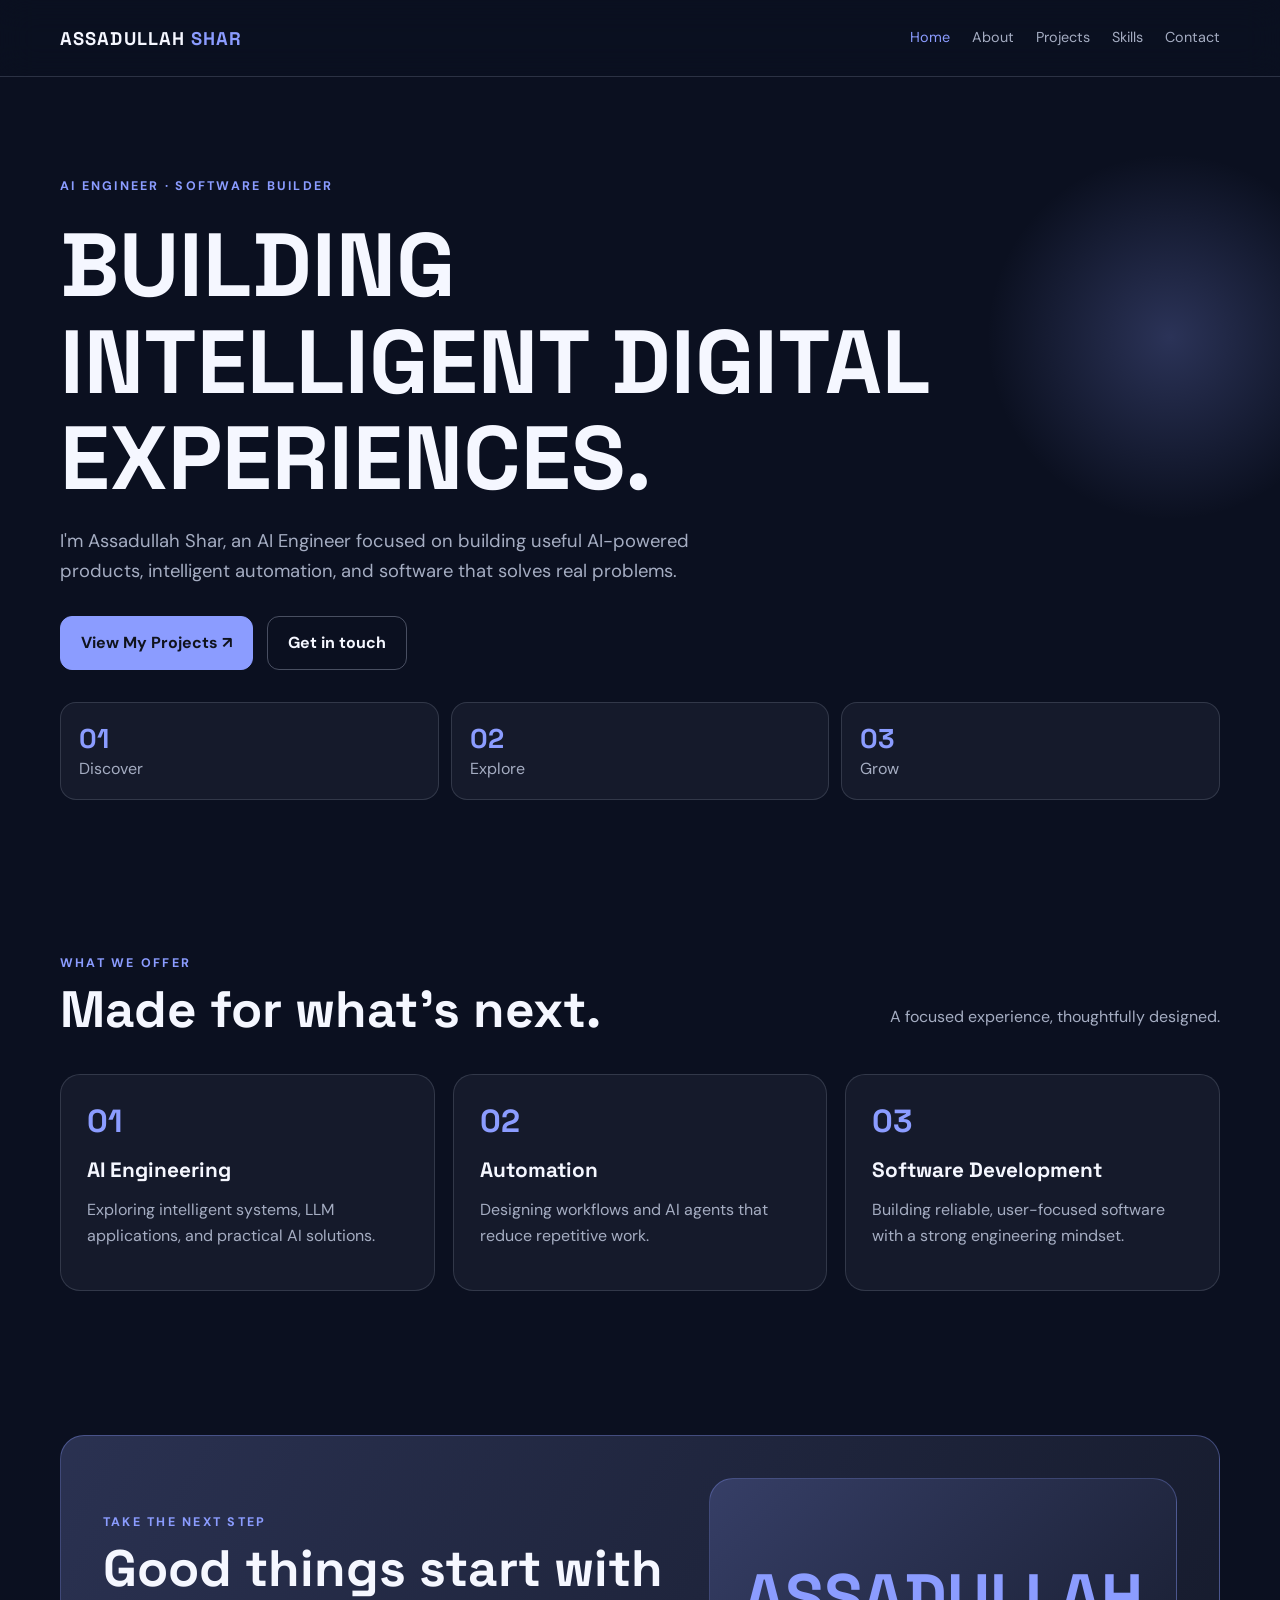
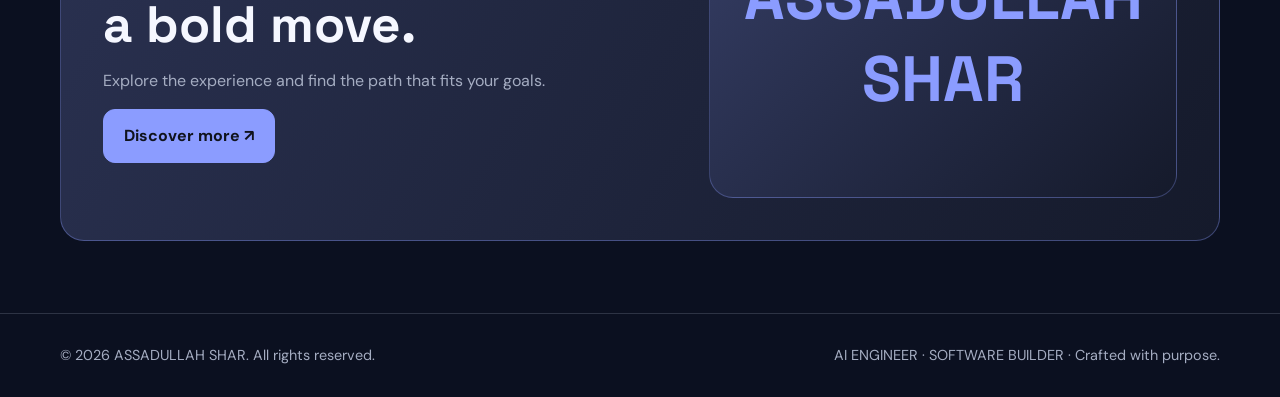
<file: index.html>
<!doctype html><html lang="en"><head><meta charset="utf-8"><meta name="viewport" content="width=device-width,initial-scale=1"><meta name="description" content="I'm Assadullah Shar, an AI Engineer focused on building useful AI-powered products, intelligent automation, and software that solves real problems."><title>Home | ASSADULLAH SHAR</title><link rel="stylesheet" href="style.css"></head><body><header><div class="wrap nav"><a class="logo" href="index.html">ASSADULLAH<span> SHAR</span></a><button class="menu" aria-label="Toggle navigation">Menu</button><nav><a class="active" href="index.html">Home</a><a class="" href="about.html">About</a><a class="" href="projects.html">Projects</a><a class="" href="skills.html">Skills</a><a class="" href="contact.html">Contact</a></nav></div></header><main>
<section class="hero"><div class="orb"></div><div class="wrap"><div class="eyebrow">AI ENGINEER · SOFTWARE BUILDER</div><h1>BUILDING INTELLIGENT DIGITAL EXPERIENCES.</h1><p class="lead">I'm Assadullah Shar, an AI Engineer focused on building useful AI-powered products, intelligent automation, and software that solves real problems.</p><div class="actions"><a class="btn" href="about.html">View My Projects ↗</a><a class="btn secondary" href="contact.html">Get in touch</a></div><div class="stats"><div class="stat"><b>01</b><span class="muted">Discover</span></div><div class="stat"><b>02</b><span class="muted">Explore</span></div><div class="stat"><b>03</b><span class="muted">Grow</span></div></div></div></section>
<section class="section"><div class="wrap"><div class="section-head"><div><div class="eyebrow">WHAT WE OFFER</div><h2>Made for what’s next.</h2></div><p class="muted">A focused experience, thoughtfully designed.</p></div><div class="grid"><article class="card"><div class="number">01</div><h3>AI Engineering</h3><p class="muted">Exploring intelligent systems, LLM applications, and practical AI solutions.</p></article><article class="card"><div class="number">02</div><h3>Automation</h3><p class="muted">Designing workflows and AI agents that reduce repetitive work.</p></article><article class="card"><div class="number">03</div><h3>Software Development</h3><p class="muted">Building reliable, user-focused software with a strong engineering mindset.</p></article></div></div></section>
<section class="section"><div class="wrap"><div class="banner split"><div><div class="eyebrow">TAKE THE NEXT STEP</div><h2>Good things start with a bold move.</h2><p class="muted">Explore the experience and find the path that fits your goals.</p><a class="btn" href="about.html">Discover more ↗</a></div><div class="visual"><strong>ASSADULLAH SHAR</strong></div></div></div></section></main><footer><div class="wrap footer-inner"><span>© <span class="year"></span> ASSADULLAH SHAR. All rights reserved.</span><span>AI ENGINEER · SOFTWARE BUILDER · Crafted with purpose.</span></div></footer><script src="script.js"></script></body></html>
</file>
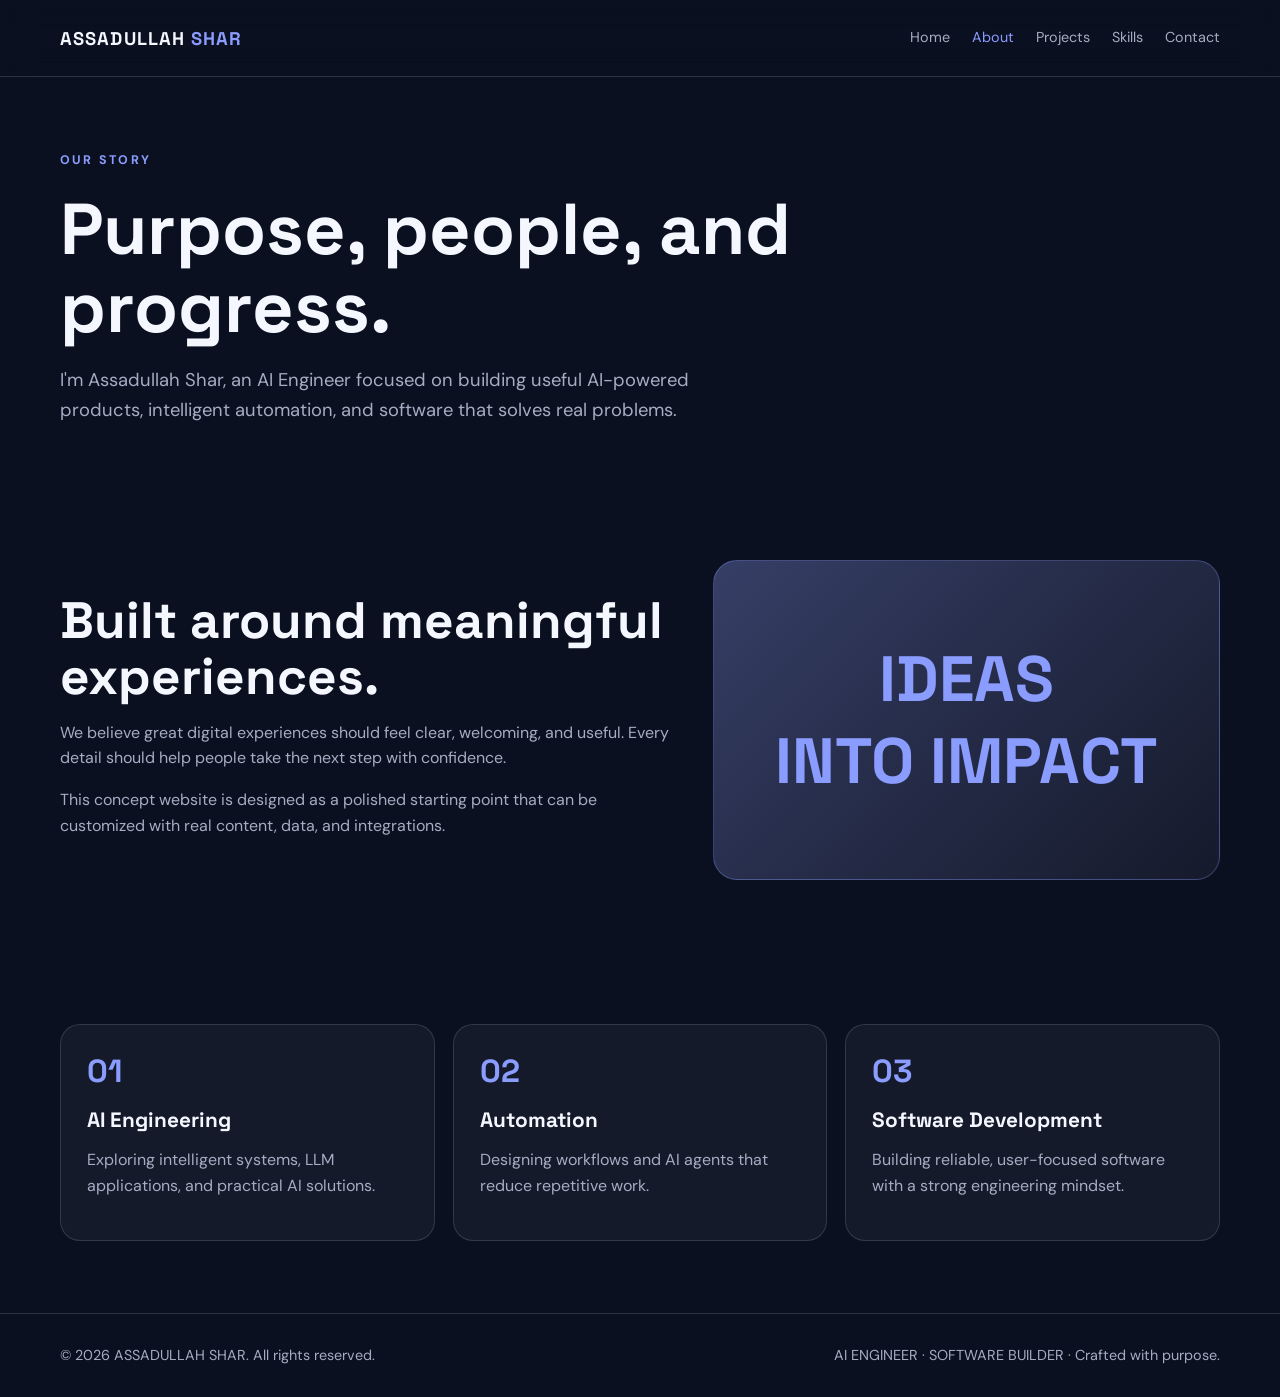
<file: about.html>
<!doctype html><html lang="en"><head><meta charset="utf-8"><meta name="viewport" content="width=device-width,initial-scale=1"><meta name="description" content="I'm Assadullah Shar, an AI Engineer focused on building useful AI-powered products, intelligent automation, and software that solves real problems."><title>About | ASSADULLAH SHAR</title><link rel="stylesheet" href="style.css"></head><body><header><div class="wrap nav"><a class="logo" href="index.html">ASSADULLAH<span> SHAR</span></a><button class="menu" aria-label="Toggle navigation">Menu</button><nav><a class="" href="index.html">Home</a><a class="active" href="about.html">About</a><a class="" href="projects.html">Projects</a><a class="" href="skills.html">Skills</a><a class="" href="contact.html">Contact</a></nav></div></header><main><section class="page-hero"><div class="wrap"><div class="eyebrow">OUR STORY</div><h1>Purpose, people, and progress.</h1><p class="lead">I'm Assadullah Shar, an AI Engineer focused on building useful AI-powered products, intelligent automation, and software that solves real problems.</p></div></section><section class="section"><div class="wrap split"><div><h2>Built around meaningful experiences.</h2><p class="muted">We believe great digital experiences should feel clear, welcoming, and useful. Every detail should help people take the next step with confidence.</p><p class="muted">This concept website is designed as a polished starting point that can be customized with real content, data, and integrations.</p></div><div class="visual"><strong>IDEAS<br/>INTO IMPACT</strong></div></div></section><section class="section"><div class="wrap grid"><div class="card"><div class="number">01</div><h3>AI Engineering</h3><p class="muted">Exploring intelligent systems, LLM applications, and practical AI solutions.</p></div><div class="card"><div class="number">02</div><h3>Automation</h3><p class="muted">Designing workflows and AI agents that reduce repetitive work.</p></div><div class="card"><div class="number">03</div><h3>Software Development</h3><p class="muted">Building reliable, user-focused software with a strong engineering mindset.</p></div></div></section></main><footer><div class="wrap footer-inner"><span>© <span class="year"></span> ASSADULLAH SHAR. All rights reserved.</span><span>AI ENGINEER · SOFTWARE BUILDER · Crafted with purpose.</span></div></footer><script src="script.js"></script></body></html>
</file>
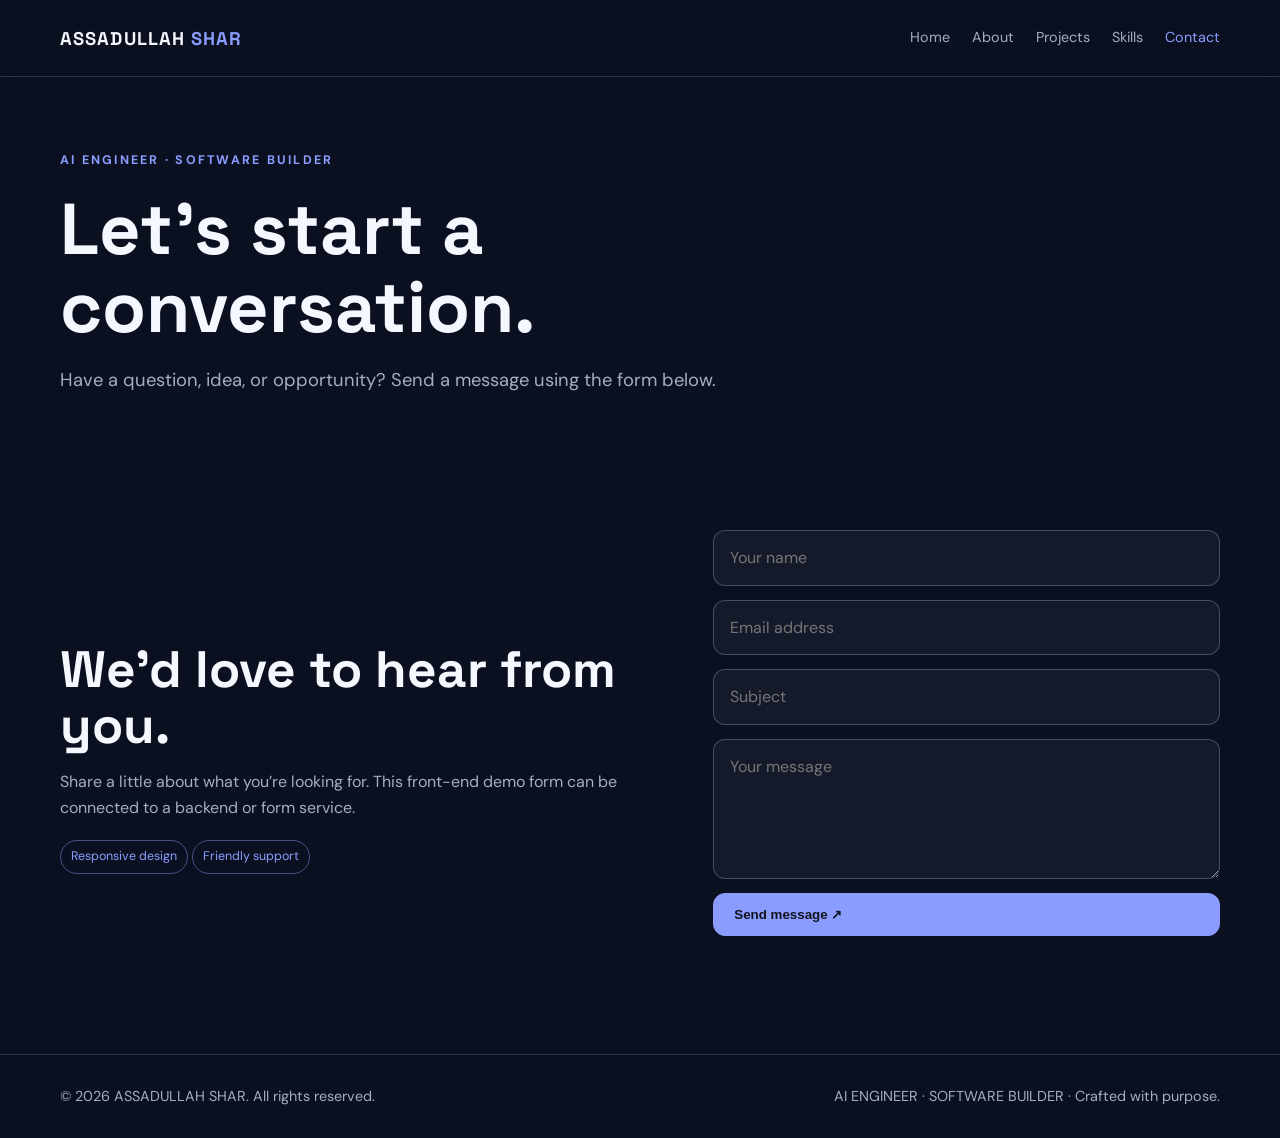
<file: contact.html>
<!doctype html><html lang="en"><head><meta charset="utf-8"><meta name="viewport" content="width=device-width,initial-scale=1"><meta name="description" content="I'm Assadullah Shar, an AI Engineer focused on building useful AI-powered products, intelligent automation, and software that solves real problems."><title>Contact | ASSADULLAH SHAR</title><link rel="stylesheet" href="style.css"></head><body><header><div class="wrap nav"><a class="logo" href="index.html">ASSADULLAH<span> SHAR</span></a><button class="menu" aria-label="Toggle navigation">Menu</button><nav><a class="" href="index.html">Home</a><a class="" href="about.html">About</a><a class="" href="projects.html">Projects</a><a class="" href="skills.html">Skills</a><a class="active" href="contact.html">Contact</a></nav></div></header><main><section class="page-hero"><div class="wrap"><div class="eyebrow">AI ENGINEER · SOFTWARE BUILDER</div><h1>Let’s start a conversation.</h1><p class="lead">Have a question, idea, or opportunity? Send a message using the form below.</p></div></section><section class="section"><div class="wrap split"><div><h2>We’d love to hear from you.</h2><p class="muted">Share a little about what you’re looking for. This front-end demo form can be connected to a backend or form service.</p><span class="tag">Responsive design</span><span class="tag">Friendly support</span></div><form class="contact-form"><input required placeholder="Your name"><input required type="email" placeholder="Email address"><input placeholder="Subject"><textarea required placeholder="Your message"></textarea><button class="btn" type="submit">Send message ↗</button><p class="form-note muted" aria-live="polite"></p></form></div></section></main><footer><div class="wrap footer-inner"><span>© <span class="year"></span> ASSADULLAH SHAR. All rights reserved.</span><span>AI ENGINEER · SOFTWARE BUILDER · Crafted with purpose.</span></div></footer><script src="script.js"></script></body></html>
</file>
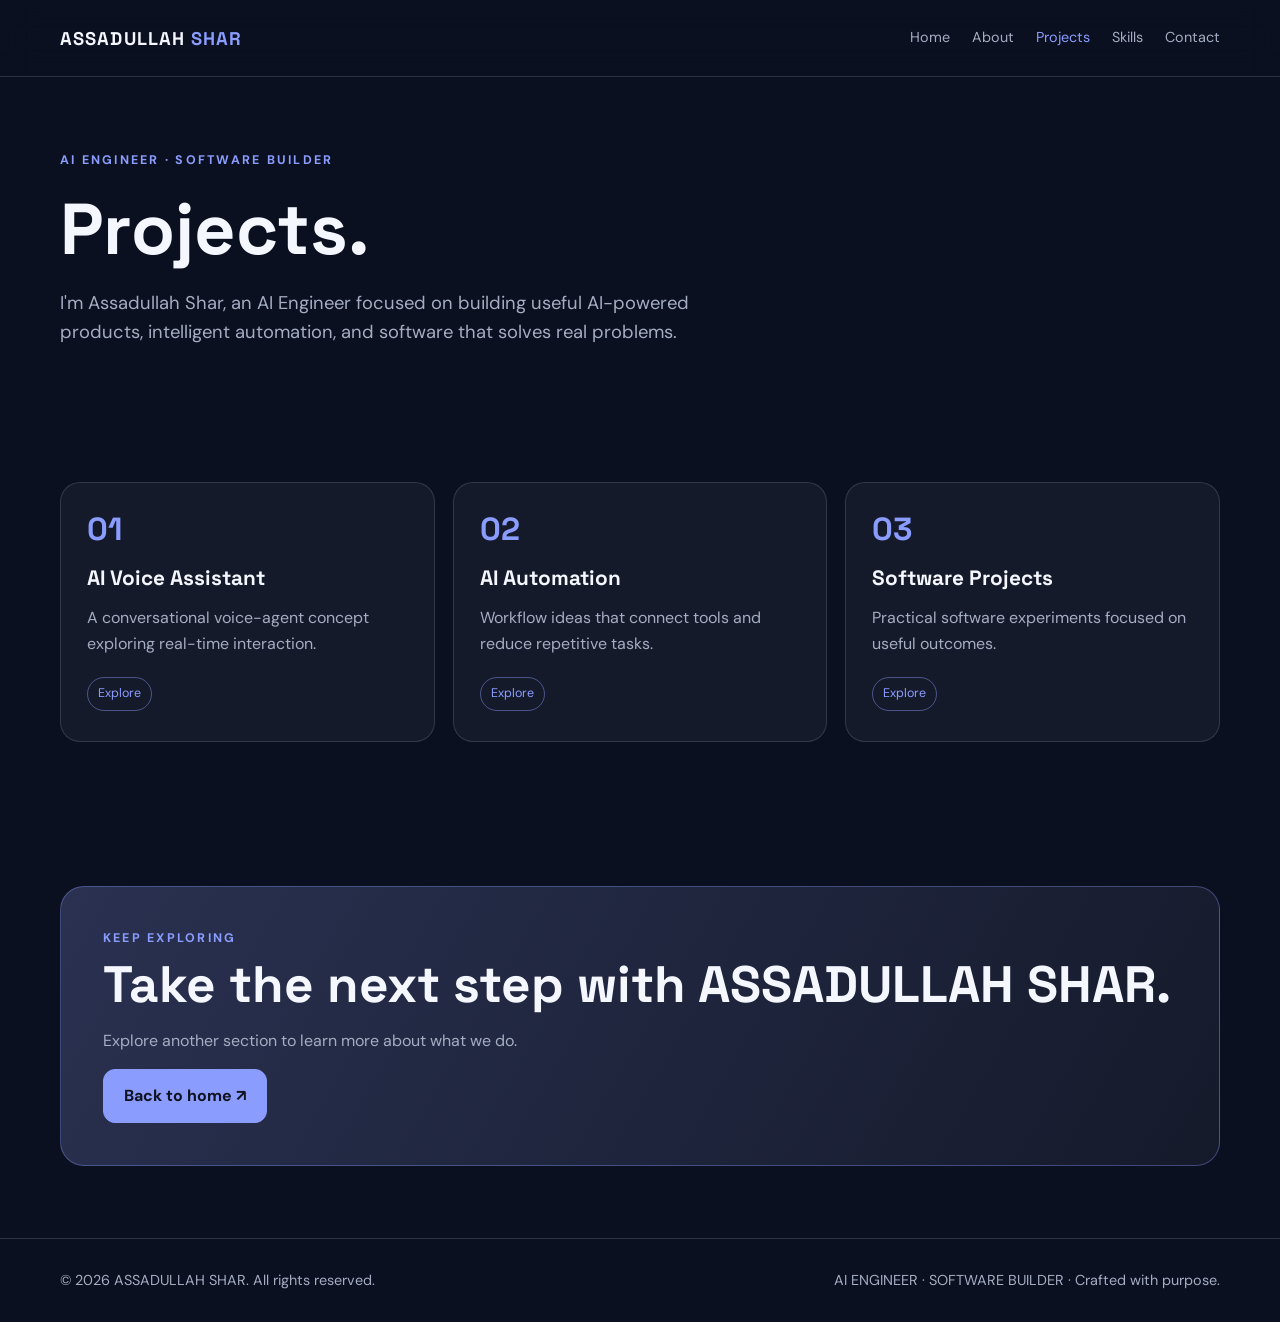
<file: projects.html>
<!doctype html><html lang="en"><head><meta charset="utf-8"><meta name="viewport" content="width=device-width,initial-scale=1"><meta name="description" content="I'm Assadullah Shar, an AI Engineer focused on building useful AI-powered products, intelligent automation, and software that solves real problems."><title>Projects | ASSADULLAH SHAR</title><link rel="stylesheet" href="style.css"></head><body><header><div class="wrap nav"><a class="logo" href="index.html">ASSADULLAH<span> SHAR</span></a><button class="menu" aria-label="Toggle navigation">Menu</button><nav><a class="" href="index.html">Home</a><a class="" href="about.html">About</a><a class="active" href="projects.html">Projects</a><a class="" href="skills.html">Skills</a><a class="" href="contact.html">Contact</a></nav></div></header><main><section class="page-hero"><div class="wrap"><div class="eyebrow">AI ENGINEER · SOFTWARE BUILDER</div><h1>Projects.</h1><p class="lead">I'm Assadullah Shar, an AI Engineer focused on building useful AI-powered products, intelligent automation, and software that solves real problems.</p></div></section><section class="section"><div class="wrap"><div class="grid"><article class="card"><div class="number">01</div><h3>AI Voice Assistant</h3><p class="muted">A conversational voice-agent concept exploring real-time interaction.</p><span class="tag">Explore</span></article><article class="card"><div class="number">02</div><h3>AI Automation</h3><p class="muted">Workflow ideas that connect tools and reduce repetitive tasks.</p><span class="tag">Explore</span></article><article class="card"><div class="number">03</div><h3>Software Projects</h3><p class="muted">Practical software experiments focused on useful outcomes.</p><span class="tag">Explore</span></article></div></div></section><section class="section"><div class="wrap"><div class="banner"><div class="eyebrow">KEEP EXPLORING</div><h2>Take the next step with ASSADULLAH SHAR.</h2><p class="muted">Explore another section to learn more about what we do.</p><a class="btn" href="index.html">Back to home ↗</a></div></div></section></main><footer><div class="wrap footer-inner"><span>© <span class="year"></span> ASSADULLAH SHAR. All rights reserved.</span><span>AI ENGINEER · SOFTWARE BUILDER · Crafted with purpose.</span></div></footer><script src="script.js"></script></body></html>
</file>
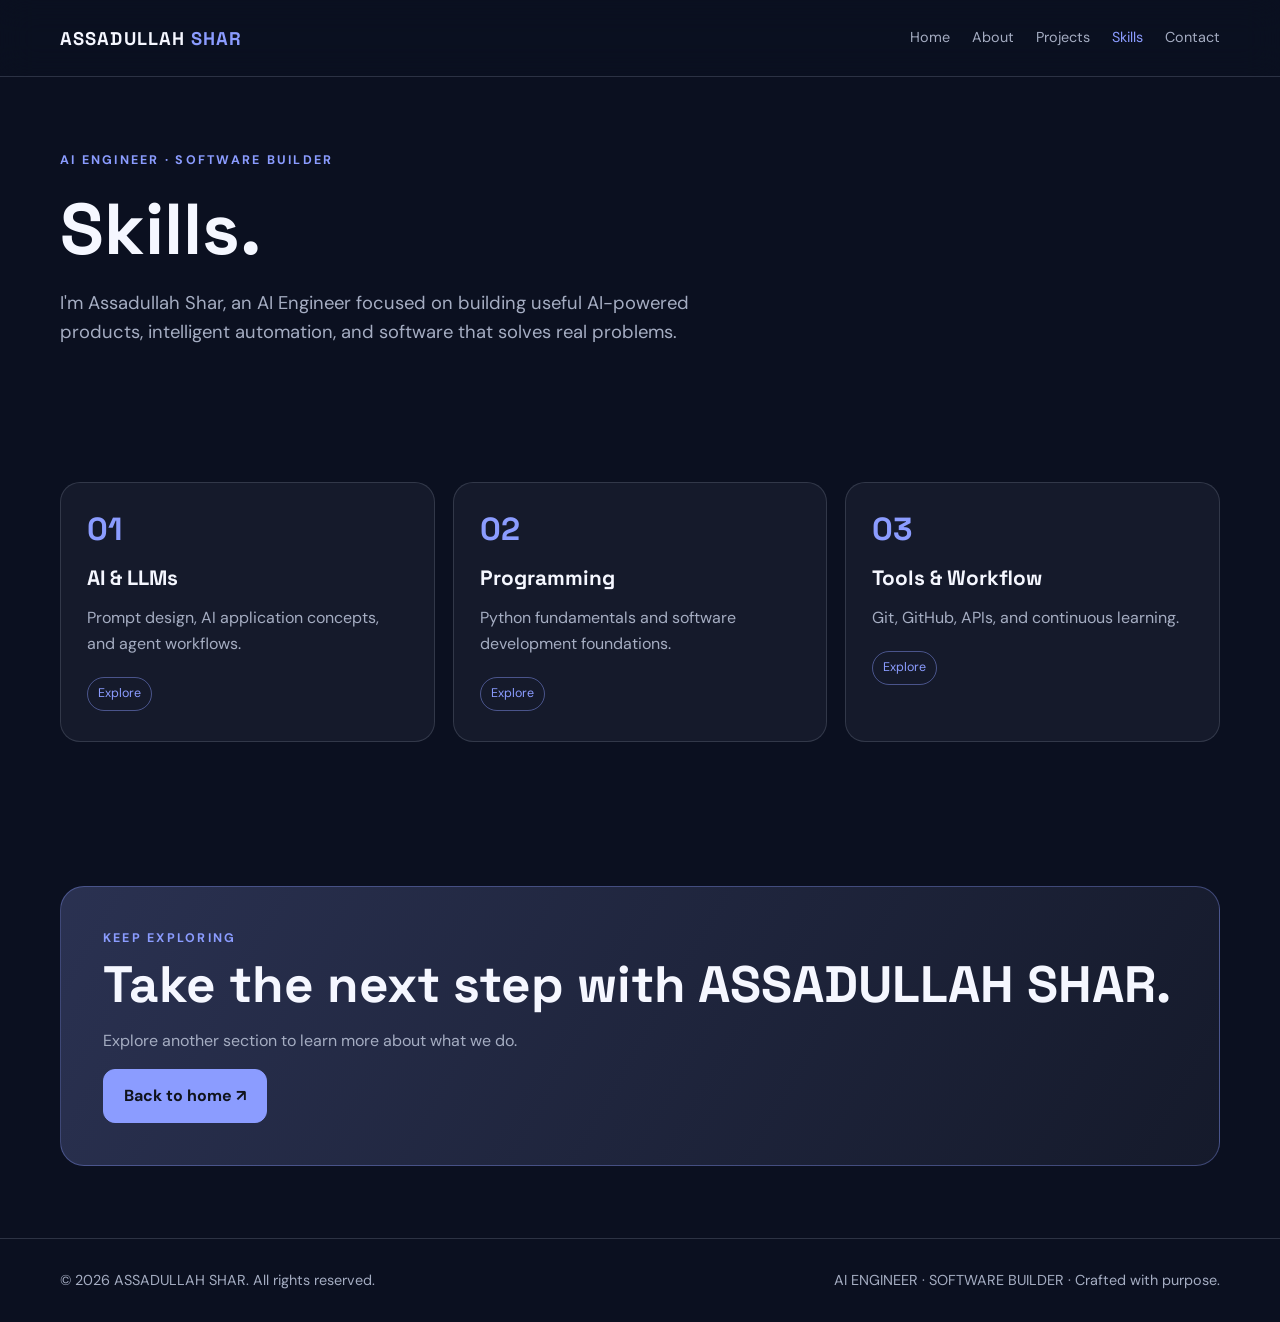
<file: skills.html>
<!doctype html><html lang="en"><head><meta charset="utf-8"><meta name="viewport" content="width=device-width,initial-scale=1"><meta name="description" content="I'm Assadullah Shar, an AI Engineer focused on building useful AI-powered products, intelligent automation, and software that solves real problems."><title>Skills | ASSADULLAH SHAR</title><link rel="stylesheet" href="style.css"></head><body><header><div class="wrap nav"><a class="logo" href="index.html">ASSADULLAH<span> SHAR</span></a><button class="menu" aria-label="Toggle navigation">Menu</button><nav><a class="" href="index.html">Home</a><a class="" href="about.html">About</a><a class="" href="projects.html">Projects</a><a class="active" href="skills.html">Skills</a><a class="" href="contact.html">Contact</a></nav></div></header><main><section class="page-hero"><div class="wrap"><div class="eyebrow">AI ENGINEER · SOFTWARE BUILDER</div><h1>Skills.</h1><p class="lead">I'm Assadullah Shar, an AI Engineer focused on building useful AI-powered products, intelligent automation, and software that solves real problems.</p></div></section><section class="section"><div class="wrap"><div class="grid"><article class="card"><div class="number">01</div><h3>AI & LLMs</h3><p class="muted">Prompt design, AI application concepts, and agent workflows.</p><span class="tag">Explore</span></article><article class="card"><div class="number">02</div><h3>Programming</h3><p class="muted">Python fundamentals and software development foundations.</p><span class="tag">Explore</span></article><article class="card"><div class="number">03</div><h3>Tools & Workflow</h3><p class="muted">Git, GitHub, APIs, and continuous learning.</p><span class="tag">Explore</span></article></div></div></section><section class="section"><div class="wrap"><div class="banner"><div class="eyebrow">KEEP EXPLORING</div><h2>Take the next step with ASSADULLAH SHAR.</h2><p class="muted">Explore another section to learn more about what we do.</p><a class="btn" href="index.html">Back to home ↗</a></div></div></section></main><footer><div class="wrap footer-inner"><span>© <span class="year"></span> ASSADULLAH SHAR. All rights reserved.</span><span>AI ENGINEER · SOFTWARE BUILDER · Crafted with purpose.</span></div></footer><script src="script.js"></script></body></html>
</file>
<file: style.css>
@import url('https://fonts.googleapis.com/css2?family=DM+Sans:wght@400;500;600;700&family=Space+Grotesk:wght@400;500;600;700&display=swap');
:root{--bg:#0b1020;--accent:#8b9cff;--accent2:#59e1c1;--text:#f5f7ff;--muted:#a5adc2;--panel:#151a2b;}
*{box-sizing:border-box}html{scroll-behavior:smooth}body{margin:0;background:var(--bg);color:var(--text);font-family:'DM Sans',sans-serif;line-height:1.6}a{color:inherit;text-decoration:none}.wrap{width:min(1160px,92%);margin:auto}header{position:sticky;top:0;z-index:10;background:color-mix(in srgb,var(--bg) 88%,transparent);backdrop-filter:blur(16px);border-bottom:1px solid color-mix(in srgb,var(--muted) 22%,transparent)}.nav{height:76px;display:flex;align-items:center;justify-content:space-between;gap:24px}.logo{font:700 1.15rem 'Space Grotesk';letter-spacing:.06em}.logo span{color:var(--accent)}nav{display:flex;gap:22px;align-items:center}nav a{font-size:.9rem;color:var(--muted)}nav a:hover,nav a.active{color:var(--accent)}.menu{display:none;background:none;border:1px solid var(--muted);color:var(--text);padding:8px 12px;border-radius:10px}.hero{padding:100px 0 82px;position:relative;overflow:hidden}.eyebrow{color:var(--accent);font-weight:700;font-size:.78rem;letter-spacing:.18em;text-transform:uppercase}h1,h2,h3{font-family:'Space Grotesk',sans-serif;line-height:1.08}h1{font-size:clamp(2.8rem,7vw,5.7rem);max-width:900px;margin:20px 0}.lead{font-size:1.15rem;color:var(--muted);max-width:660px}.actions{display:flex;gap:14px;flex-wrap:wrap;margin-top:30px}.btn{display:inline-flex;padding:13px 20px;border-radius:12px;background:var(--accent);color:#10131d;font-weight:700;border:1px solid var(--accent);transition:.2s}.btn:hover{transform:translateY(-3px);filter:brightness(1.08)}.btn.secondary{background:transparent;color:var(--text);border-color:color-mix(in srgb,var(--muted) 40%,transparent)}.orb{position:absolute;width:380px;height:380px;border-radius:50%;right:-80px;top:70px;background:radial-gradient(circle,color-mix(in srgb,var(--accent) 25%,transparent),transparent 68%);pointer-events:none}.section{padding:72px 0}.section-head{display:flex;justify-content:space-between;align-items:end;gap:20px;margin-bottom:28px}h2{font-size:clamp(2rem,4vw,3.2rem);margin:8px 0}.muted{color:var(--muted)}.grid{display:grid;grid-template-columns:repeat(3,1fr);gap:18px}.card{background:var(--panel);border:1px solid color-mix(in srgb,var(--muted) 20%,transparent);border-radius:20px;padding:26px;min-height:210px;transition:.2s}.card:hover{transform:translateY(-5px);border-color:var(--accent)}.number{font:700 2rem 'Space Grotesk';color:var(--accent)}.card h3{font-size:1.3rem;margin:18px 0 10px}.banner{border-radius:24px;padding:42px;background:linear-gradient(120deg,color-mix(in srgb,var(--accent) 18%,var(--panel)),var(--panel));border:1px solid color-mix(in srgb,var(--accent) 35%,transparent)}.page-hero{padding:74px 0 44px}.page-hero h1{font-size:clamp(2.5rem,6vw,4.5rem)}.split{display:grid;grid-template-columns:1.1fr .9fr;gap:34px;align-items:center}.visual{min-height:320px;border-radius:24px;background:linear-gradient(135deg,color-mix(in srgb,var(--accent) 28%,var(--panel)),var(--panel));border:1px solid color-mix(in srgb,var(--accent) 30%,transparent);display:grid;place-items:center;text-align:center;padding:30px}.visual strong{font:700 clamp(2rem,5vw,4rem) 'Space Grotesk';color:var(--accent)}.stats{display:grid;grid-template-columns:repeat(3,1fr);gap:12px;margin-top:32px}.stat{padding:18px;border-radius:16px;background:var(--panel);border:1px solid color-mix(in srgb,var(--muted) 20%,transparent)}.stat b{display:block;font:700 1.7rem 'Space Grotesk';color:var(--accent)}.contact-form{display:grid;gap:14px;max-width:650px}input,textarea{width:100%;padding:14px 16px;border-radius:12px;border:1px solid color-mix(in srgb,var(--muted) 35%,transparent);background:var(--panel);color:var(--text);font:inherit}textarea{min-height:140px;resize:vertical}footer{padding:30px 0;border-top:1px solid color-mix(in srgb,var(--muted) 22%,transparent);color:var(--muted);font-size:.9rem}.footer-inner{display:flex;justify-content:space-between;gap:20px;flex-wrap:wrap}.tag{display:inline-block;padding:6px 10px;border:1px solid color-mix(in srgb,var(--accent) 45%,transparent);border-radius:999px;color:var(--accent);font-size:.78rem;margin:4px 4px 4px 0}@media(max-width:760px){nav{display:none;position:absolute;top:76px;left:0;right:0;padding:20px;background:var(--bg);flex-direction:column;align-items:flex-start;border-bottom:1px solid var(--muted)}nav.open{display:flex}.menu{display:block}.grid,.split{grid-template-columns:1fr}.hero{padding:76px 0 60px}.orb{right:-220px}.stats{grid-template-columns:1fr}.section-head{display:block}}
</file>
